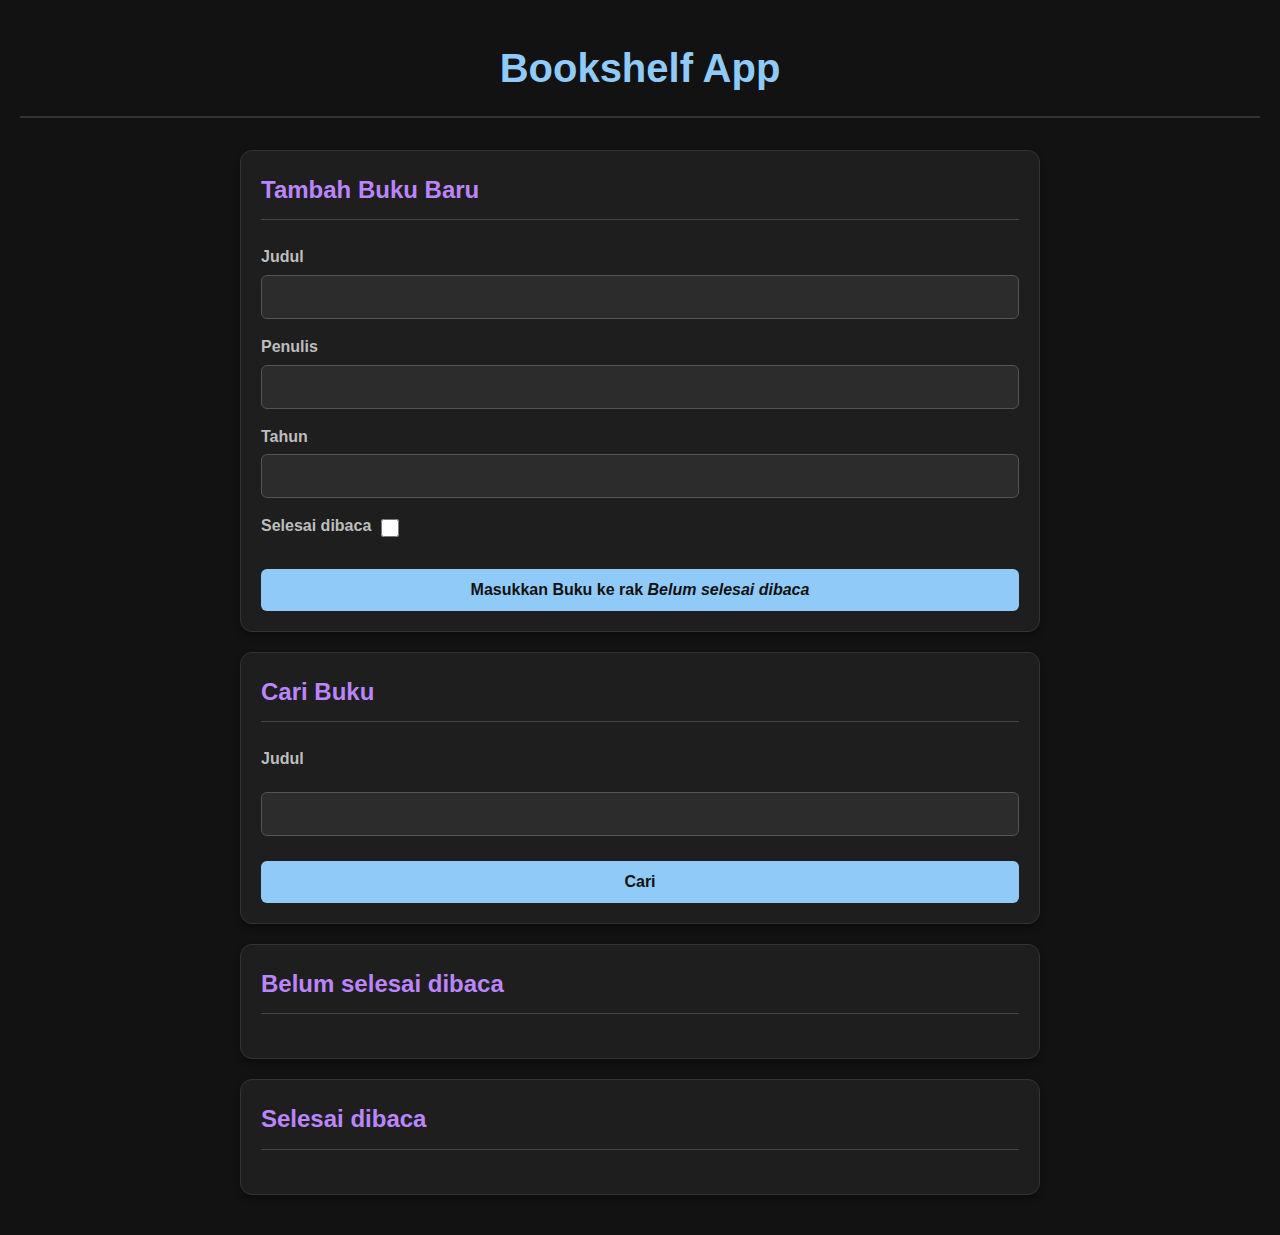
<file: bookshelf-app-project/index.html>
<!DOCTYPE html>
<html lang="en">
  <head>
    <meta http-equiv="Content-Type" content="text/html;charset=UTF-8" />
    <meta name="viewport" content="width=device-width, initial-scale=1.0" />
    <title>Bookshelf App</title>
    <!-- Impor style kamu di sini -->
    <link rel="stylesheet" href="style.css">

    <!-- Impor script kamu di sini -->
    <!-- Lampirkan `defer` jika pemanggilan dilakukan dalam <head> -->
    <script defer src="main.js"></script>
  </head>
  <body>
    <header>
      <h1>Bookshelf App</h1>
    </header>

    <main>
      <section>
        <h2>Tambah Buku Baru</h2>
        <form id="bookForm" data-testid="bookForm">
          <div>
            <label for="bookFormTitle">Judul</label>
            <input id="bookFormTitle" type="text" required data-testid="bookFormTitleInput" />
          </div>
          <div>
            <label for="bookFormAuthor">Penulis</label>
            <input id="bookFormAuthor" type="text" required data-testid="bookFormAuthorInput" />
          </div>
          <div>
            <label for="bookFormYear">Tahun</label>
            <input id="bookFormYear" type="number" required data-testid="bookFormYearInput" />
          </div>
          <div>
            <label for="bookFormIsComplete">Selesai dibaca</label>
            <input
              id="bookFormIsComplete"
              type="checkbox"
              data-testid="bookFormIsCompleteCheckbox"
            />
          </div>
          <button id="bookFormSubmit" type="submit" data-testid="bookFormSubmitButton">
            Masukkan Buku ke rak <span>Belum selesai dibaca</span>
          </button>
        </form>
      </section>

      <section>
        <h2>Cari Buku</h2>
        <form id="searchBook" data-testid="searchBookForm">
          <label for="searchBookTitle">Judul</label>
          <input id="searchBookTitle" type="text" data-testid="searchBookFormTitleInput" />
          <button id="searchSubmit" type="submit" data-testid="searchBookFormSubmitButton">
            Cari
          </button>
        </form>
      </section>

      <section>
        <h2>Belum selesai dibaca</h2>

        <div id="incompleteBookList" data-testid="incompleteBookList">
          <!-- 
            Ini adalah struktur HTML untuk masing-masing buku.
            Pastikan susunan elemen beserta atribut data-testid menyesuaikan seperti contoh ini.
          -->
          <div data-bookid="123123123" data-testid="bookItem">
            <h3 data-testid="bookItemTitle">Judul Buku 1</h3>
            <p data-testid="bookItemAuthor">Penulis: Penulis Buku 1</p>
            <p data-testid="bookItemYear">Tahun: 2030</p>
            <div>
              <button data-testid="bookItemIsCompleteButton">Selesai dibaca</button>
              <button data-testid="bookItemDeleteButton">Hapus Buku</button>
              <button data-testid="bookItemEditButton">Edit Buku</button>
            </div>
          </div>
        </div>
      </section>

      <section>
        <h2>Selesai dibaca</h2>

        <div id="completeBookList" data-testid="completeBookList">
          <!-- 
            Ini adalah struktur HTML untuk masing-masing buku.
            Pastikan susunan elemen beserta atribut data-testid menyesuaikan seperti contoh ini.
          -->
          <div data-bookid="456456456" data-testid="bookItem">
            <h3 data-testid="bookItemTitle">Judul Buku 2</h3>
            <p data-testid="bookItemAuthor">Penulis: Penulis Buku 2</p>
            <p data-testid="bookItemYear">Tahun: 2030</p>
            <div>
              <button data-testid="bookItemIsCompleteButton">Selesai dibaca</button>
              <button data-testid="bookItemDeleteButton">Hapus Buku</button>
              <button data-testid="bookItemEditButton">Edit Buku</button>
            </div>
          </div>
        </div>
      </section>
    </main>
  </body>
</html>
</file>
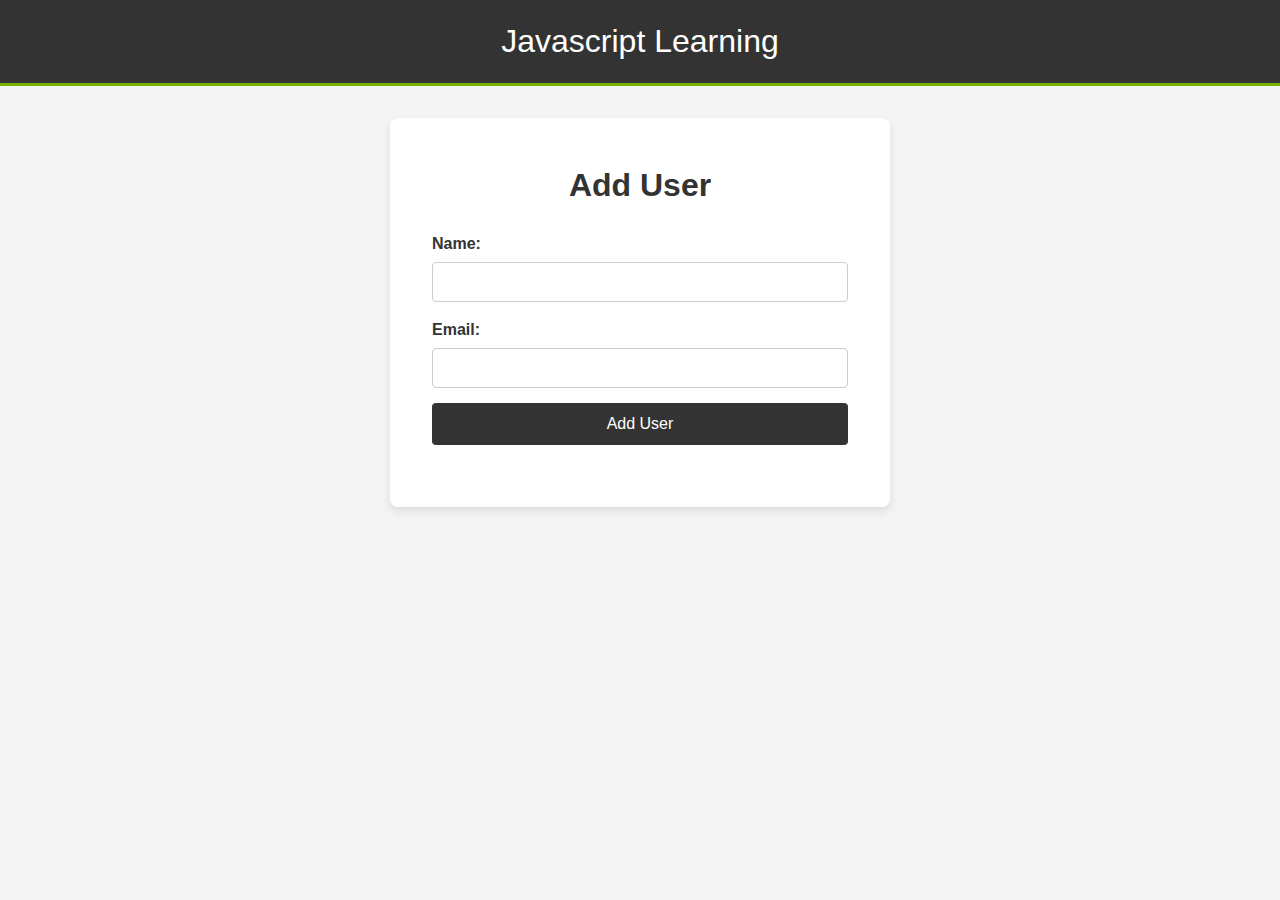
<file: Latihan1/index.html>
<!DOCTYPE html>
<html lang="en">
<head>
  <meta charset="UTF-8">
  <meta name="viewport" content="width=device-width, initial-scale=1.0">
  <title>Javascript Learning</title>
  <link rel="stylesheet" href="style.css">
</head>
<body>
  <header>
    <h1>Javascript Learning</h1>
  </header>
  <section class="container">
    <form id="my-form">
      <h1>Add User</h1>
      <div class="msg"></div>
      <div>
        <label for="name">Name:</label>
        <input type="text" id="name" name="name">
      </div>
      <div>
        <label for="email">Email:</label>
        <input type="email" id="email" name="email">
      </div>
      <button type="submit">Add User</button>
    </form>
    <ul id="users"></ul>
  </section>
  <script src="latihan2.js"></script>
</body>
</html>
</file>
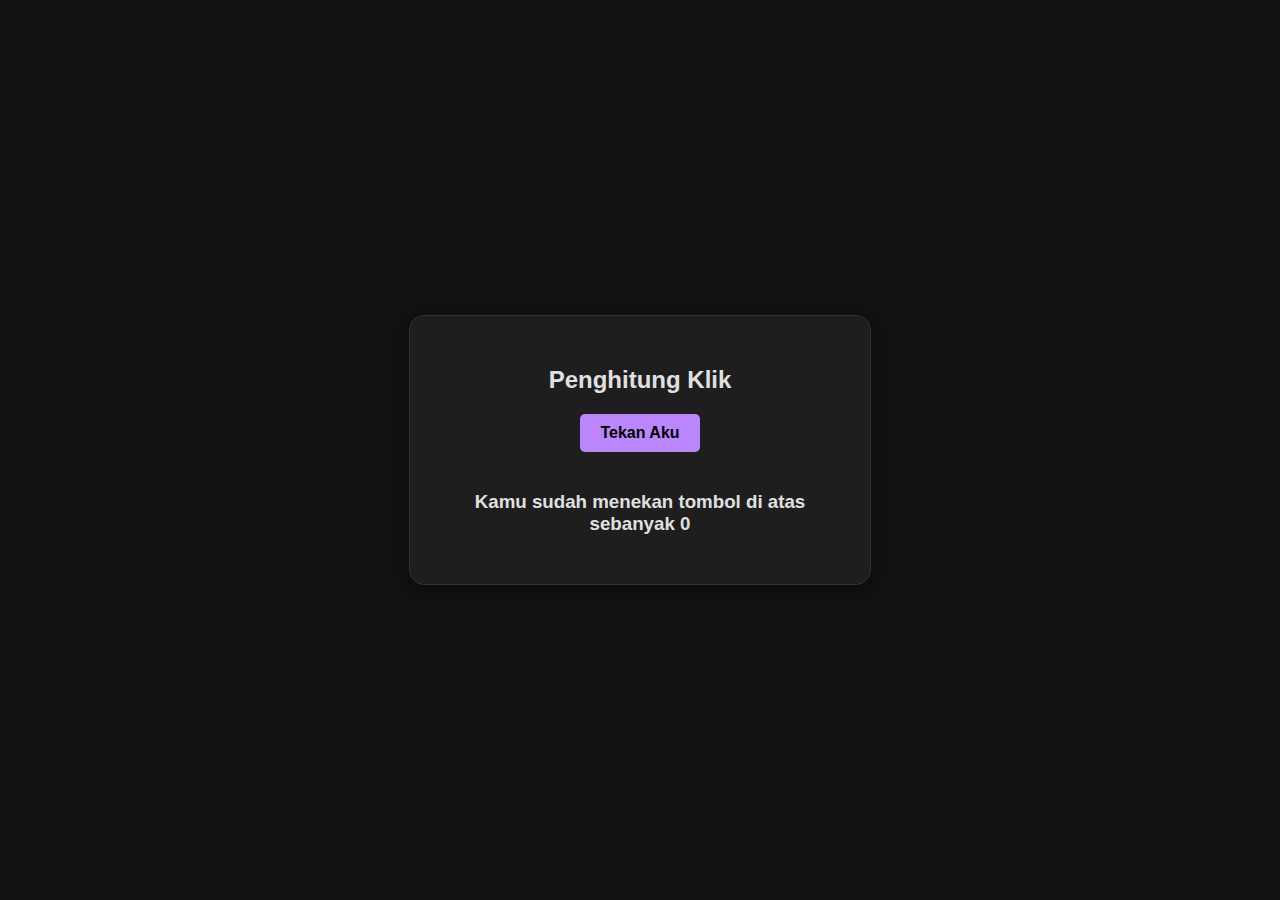
<file: Latihan3-Event-Handler/index.html>
<!DOCTYPE html>
<html lang="id">
<head>
  <meta charset="UTF-8">
  <meta name="viewport" content="width=device-width, initial-scale=1.0">
  <title>Event World - Dark Mode</title>
  
  <style>
    /* --- 1. CSS VARIABLES (Tema Warna) --- */
    :root {
      --bg-body: #121212;       /* Latar belakang utama (Hitam) */
      --bg-card: #1e1e1e;       /* Latar belakang kartu (Abu-abu gelap) */
      --text-main: #e0e0e0;     /* Warna teks utama (Putih gading) */
      --accent: #bb86fc;        /* Warna aksen (Ungu) */
      --btn-bg: #2d2d2d;        /* Warna tombol */
      --btn-hover: #3700b3;     /* Warna tombol saat disentuh */
    }

    /* --- 2. RESET & BODY --- */
    body {
      background-color: var(--bg-body);
      color: var(--text-main);
      font-family: 'Segoe UI', Tahoma, Geneva, Verdana, sans-serif;
      margin: 0;
      height: 100vh;            /* Tinggi layar penuh */
      display: flex;            /* Menggunakan Flexbox */
      justify-content: center;  /* Menengahkan secara horizontal */
      align-items: center;      /* Menengahkan secara vertikal */
    }

    /* --- 3. CONTAINER (KARTU UTAMA) --- */
    .contents {
      background-color: var(--bg-card);
      padding: 30px;
      border-radius: 15px;      /* Sudut membulat */
      box-shadow: 0 4px 20px rgba(0, 0, 0, 0.5); /* Bayangan agar timbul */
      text-align: center;
      max-width: 400px;
      width: 90%;
      border: 1px solid #333;   /* Garis tepi tipis */
    }

    /* --- 4. TOMBOL --- */
    #incrementButton {
      background-color: var(--accent);
      color: #000;
      border: none;
      padding: 10px 20px;
      font-size: 16px;
      font-weight: bold;
      border-radius: 5px;
      cursor: pointer;
      transition: background 0.3s;
      margin-bottom: 20px;
    }

    #incrementButton:hover {
      background-color: var(--btn-hover);
      color: #fff;
    }

    /* --- 5. GAMBAR HADIAH --- */
    .gift-image {
      margin-top: 15px;
      border-radius: 10px;
      border: 2px solid var(--accent);
      max-width: 100%;
      height: auto;
      animation: fadeIn 1s; /* Efek muncul perlahan */
    }

    @keyframes fadeIn {
      from { opacity: 0; }
      to { opacity: 1; }
    }
  </style>
</head>
<body>

  <div class="contents" hidden>
    <h2>Penghitung Klik</h2>
    <button id="incrementButton">Tekan Aku</button>
    
    <h3>
      Kamu sudah menekan tombol di atas sebanyak 
      <span id="count">0</span>
    </h3>
    
    <div id="surpriseArea"></div>
  </div>

<script>
  /* * FUNGSI 1: welcome()
   * Tugas: Dijalankan saat halaman selesai dimuat (load).
   * 1. Memberikan pesan sambutan.
   * 2. Menghapus atribut 'hidden' agar konten terlihat.
   */
  function welcome() {
    alert("Sim salabim! Masuk ke Mode Gelap...");
    const contents = document.querySelector(".contents");
    contents.removeAttribute("hidden");
  }

  /* * FUNGSI 2: increment()
   * Tugas: Dijalankan saat tombol ditekan (click).
   * 1. Mengambil angka saat ini.
   * 2. Menambah angka tersebut.
   * 3. Jika angka mencapai 7, tampilkan hadiah.
   */
  function increment() {
    // A. Ambil elemen angka
    const countElement = document.getElementById("count");
    
    // B. Ubah teks menjadi angka (integer), lalu tambah 1
    let currentCount = parseInt(countElement.innerText);
    currentCount++; 
    
    // C. Update tampilan angka di HTML
    countElement.innerText = currentCount;

    // D. Logika Hadiah (Jika angka tepat 7)
    if (currentCount === 7) {
      // 1. Buat elemen Judul Pesan (h4)
      const hiddenMessage = document.createElement("h4");
      hiddenMessage.innerText = "Selamat! Anda menemukan hadiah tersembunyi...";
      hiddenMessage.style.color = "#bb86fc"; // Beri warna ungu

      // 2. Buat elemen Gambar (img)
      const image = document.createElement("img");
      image.setAttribute("src", "https://i.ibb.co/0V49VRZ/catto.jpg");
      image.className = "gift-image"; // Pasang class CSS agar rapi

      // 3. Masukkan elemen ke dalam HTML (di dalam div surpriseArea)
      const surpriseBox = document.getElementById("surpriseArea");
      surpriseBox.appendChild(hiddenMessage);
      surpriseBox.appendChild(image);
    }
  }

  /* * EVENT LISTENERS (Pendengar Acara)
   * Menghubungkan aksi pengguna dengan fungsi di atas.
   */
  
  // Saat window selesai loading -> jalankan fungsi welcome
  window.addEventListener("load", welcome);

  // Saat tombol id="incrementButton" diklik -> jalankan fungsi increment
  document.getElementById("incrementButton").addEventListener("click", increment);

</script>
</body>
</html>
</file>
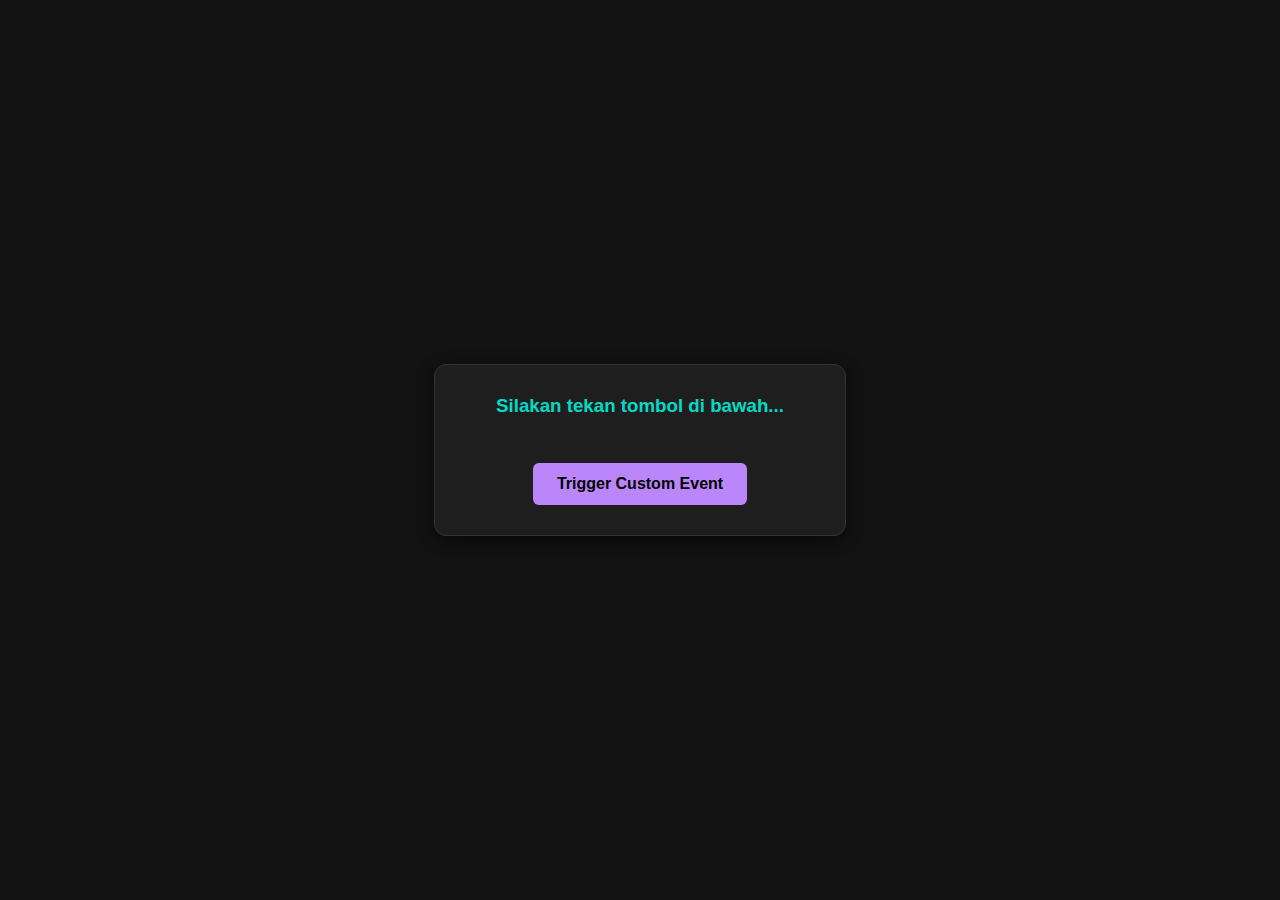
<file: Latihan4-Custom-Event/index.html>
<!DOCTYPE html>
<html lang="id">
<head>
  <meta charset="UTF-8">
  <meta name="viewport" content="width=device-width, initial-scale=1.0">
  <title>Custom Event World</title>
  
  <style>
    /* --- 1. TEMA WARNA (Dark Mode) --- */
    :root {
      --bg-body: #121212;       /* Hitam pekat */
      --bg-card: #1e1e1e;       /* Abu-abu gelap */
      --text-main: #e0e0e0;     /* Putih gading */
      --accent: #03dac6;        /* Teal/Hijau Tosca (Warna Aksen) */
      --btn-bg: #bb86fc;        /* Ungu (Warna Tombol) */
      --btn-hover: #3700b3;     /* Ungu Gelap */
    }

    /* --- 2. LAYOUT DASAR --- */
    body {
      background-color: var(--bg-body);
      color: var(--text-main);
      font-family: 'Segoe UI', sans-serif;
      margin: 0;
      height: 100vh;            /* Tinggi layar penuh */
      display: flex;            /* Flexbox untuk menengahkan */
      justify-content: center;
      align-items: center;
    }

    /* --- 3. KARTU KONTEN --- */
    .card {
      background-color: var(--bg-card);
      padding: 30px;
      border-radius: 12px;
      border: 1px solid #333;
      box-shadow: 0 4px 15px rgba(0,0,0,0.6);
      text-align: center;
      width: 350px;
    }

    h3 {
      margin-top: 0;
      color: var(--accent);
      min-height: 50px; /* Menjaga tinggi agar tidak melompat saat teks berubah */
    }

    /* --- 4. TOMBOL --- */
    .button {
      background-color: var(--btn-bg);
      color: #000; /* Teks hitam agar kontras dengan ungu */
      border: none;
      padding: 12px 24px;
      font-size: 16px;
      font-weight: bold;
      border-radius: 6px;
      cursor: pointer;
      transition: transform 0.2s, background-color 0.2s;
    }

    .button:hover {
      background-color: var(--btn-hover);
      color: #fff;
      transform: scale(1.05); /* Efek membesar sedikit */
    }
  </style>
</head>
<body>

  <div class="card">
    <h3 id="caption">Silakan tekan tombol di bawah...</h3>
    
    <button class="button" id="tombol">Trigger Custom Event</button>
  </div>

  <script>
    /* * --- BAGIAN 1: DEFINISI CUSTOM EVENT ---
     * Kita membuat sebuah objek event baru dengan nama "gantiCaption".
     * Nama ini bebas (terserah kita), berbeda dengan event bawaan seperti 'click'.
     */
    const eventGantiCaption = new Event("gantiCaption");

    /* * --- BAGIAN 2: LOGIKA UTAMA ---
     * Kita menunggu halaman selesai dimuat (load) sebelum menjalankan skrip.
     */
    window.addEventListener("load", function() {
      
      const tombol = document.getElementById("tombol");
      const caption = document.getElementById("caption");

      // A. MENDAFTARKAN CUSTOM EVENT LISTENER
      // Kita menyuruh tombol untuk 'mendengarkan' event bernama 'gantiCaption'.
      // Jika event ini terpanggil, jalankan fungsi 'customEventHandler'.
      tombol.addEventListener('gantiCaption', customEventHandler);

      // B. TRIGGER (PEMICU)
      // Karena user hanya bisa melakukan 'click' (bukan langsung 'gantiCaption'),
      // maka kita pasang event 'click' biasa.
      // Di dalam click, kita "memancarkan" (dispatch) event buatan kita.
      tombol.addEventListener('click', function() {
        
        // dispatchEvent adalah "pemantik". Ia berteriak: "Woy, event gantiCaption terjadi nih!"
        tombol.dispatchEvent(eventGantiCaption); 
        
      });
    });

    /* * --- BAGIAN 3: FUNGSI HANDLER ---
     * Fungsi ini hanya akan jalan jika event "gantiCaption" di-dispatch.
     */
    function customEventHandler(ev) {
      // Menampilkan log di console browser (F12) untuk debugging
      console.log('Event tipe: ' + ev.type + ' berhasil dijalankan!');
      
      // Mengubah tampilan teks
      const caption = document.getElementById("caption");
      caption.innerHTML = "✨ Custom Event Berhasil Dijalankan! ✨";
    }
  </script>

</body>
</html>
</file>
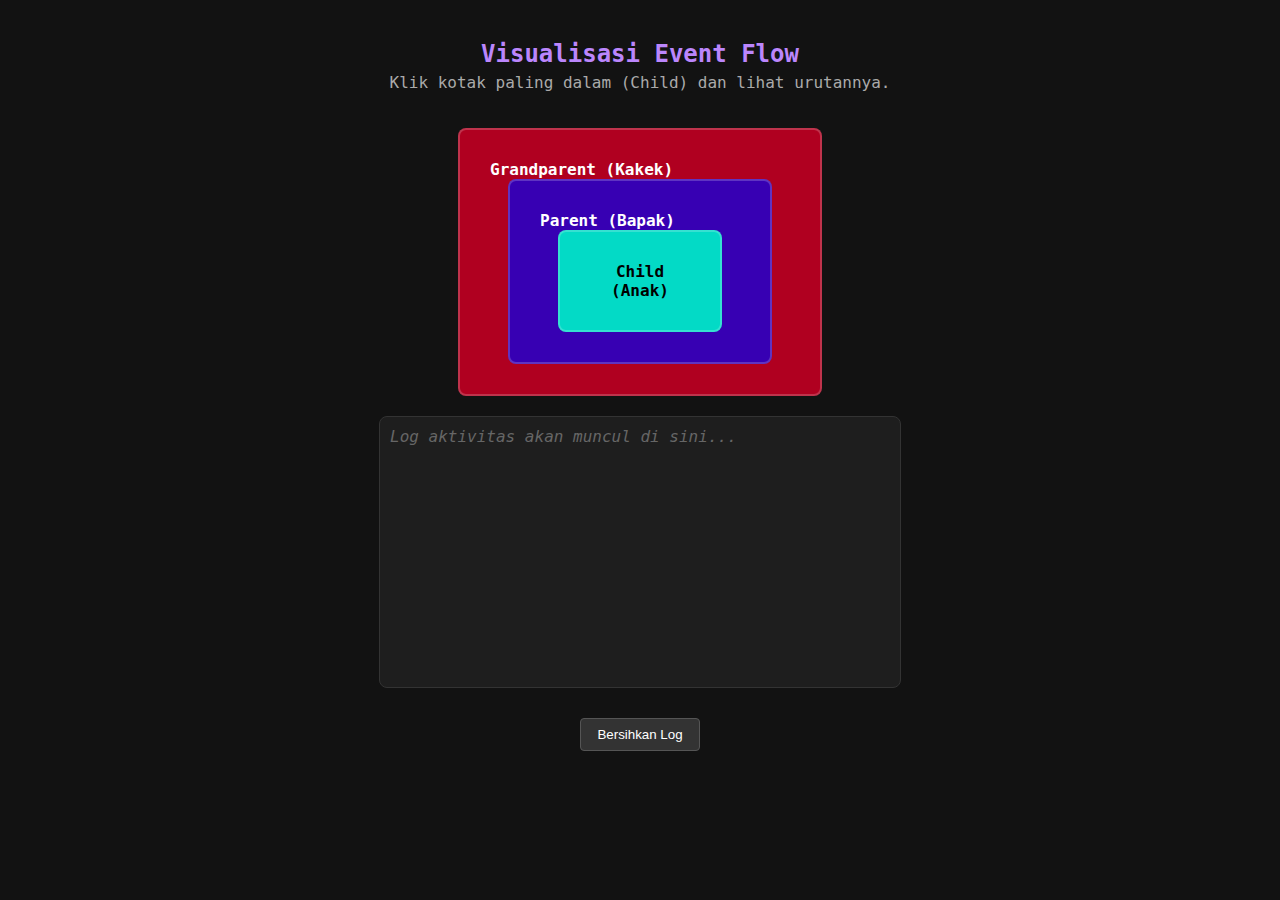
<file: Latihan5-Event-Bubbling-and-Capturing/index.html>
<!DOCTYPE html>
<html lang="id">
<head>
  <meta charset="UTF-8">
  <meta name="viewport" content="width=device-width, initial-scale=1.0">
  <title>Event Bubbling vs Capturing</title>
  <style>
    /* --- 1. TEMA WARNA (Dark Mode) --- */
    :root {
      --bg-body: #121212;
      --text-main: #e0e0e0;
      --grandparent-bg: #b00020; /* Merah Gelap */
      --parent-bg: #3700b3;      /* Biru Gelap */
      --child-bg: #03dac6;       /* Teal/Hijau */
      --log-bg: #1e1e1e;
    }

    /* --- 2. LAYOUT --- */
    body {
      background-color: var(--bg-body);
      color: var(--text-main);
      font-family: 'Segoe UI', monospace;
      margin: 0;
      padding: 20px;
      display: flex;
      flex-direction: column;
      align-items: center;
      gap: 20px;
    }

    h2 { margin-bottom: 5px; color: #bb86fc; }
    p { color: #aaa; margin-top: 0; }

    /* --- 3. KOTAK BERTUMPUK (VISUALISASI) --- */
    .box {
      padding: 30px;
      border: 2px solid rgba(255,255,255,0.2);
      border-radius: 8px;
      cursor: pointer;
      font-weight: bold;
      color: white;
      transition: all 0.2s;
      position: relative;
    }

    .box:hover {
      border-color: white;
      box-shadow: 0 0 10px rgba(255,255,255,0.2);
    }

    /* Warna spesifik untuk tiap level */
    #grandparent {
      background-color: var(--grandparent-bg);
      width: 300px;
    }

    #parent {
      background-color: var(--parent-bg);
      width: 200px;
      margin: 0 auto; /* Tengah secara horizontal */
    }

    #child {
      background-color: var(--child-bg);
      color: black;
      width: 100px;
      margin: 0 auto;
      text-align: center;
    }

    /* --- 4. LOG AREA --- */
    #logArea {
      width: 100%;
      max-width: 500px;
      background-color: var(--log-bg);
      border: 1px solid #333;
      padding: 10px;
      border-radius: 8px;
      height: 250px;
      overflow-y: auto;
    }

    .log-entry {
      border-bottom: 1px solid #333;
      padding: 4px 0;
      display: flex;
      justify-content: space-between;
    }

    /* Warna teks log berdasarkan fase */
    .capture-phase { color: #ff80ab; } /* Pink muda */
    .bubble-phase { color: #80d8ff; }  /* Biru muda */

    button {
      background-color: #333;
      color: white;
      border: 1px solid #555;
      padding: 8px 16px;
      cursor: pointer;
      border-radius: 4px;
      margin-top: 10px;
    }
    button:hover { background-color: #555; }

  </style>
</head>
<body>

  <div align="center">
    <h2>Visualisasi Event Flow</h2>
    <p>Klik kotak paling dalam (Child) dan lihat urutannya.</p>
  </div>

  <div id="grandparent" class="box">
    Grandparent (Kakek)
    
    <div id="parent" class="box">
      Parent (Bapak)
      
      <div id="child" class="box">
        Child (Anak)
      </div>
    
    </div>
  </div>

  <div id="logArea">
    <div style="color: #666; font-style: italic;">Log aktivitas akan muncul di sini...</div>
  </div>
  <button onclick="clearLog()">Bersihkan Log</button>

<script>
  /* --- SETUP VARIABEL --- */
  const grandparent = document.getElementById('grandparent');
  const parent = document.getElementById('parent');
  const child = document.getElementById('child');
  const logBox = document.getElementById('logArea');

  /* --- FUNGSI PENCATAT LOG --- */
  function logEvent(elementName, phase) {
    const entry = document.createElement('div');
    entry.className = 'log-entry';
    
    // Tentukan warna dan ikon berdasarkan fase
    let phaseClass = '';
    let icon = '';
    
    if (phase === 'Capturing') {
      phaseClass = 'capture-phase';
      icon = '⬇️ (Turun)';
    } else {
      phaseClass = 'bubble-phase';
      icon = '⬆️ (Naik)';
    }

    entry.innerHTML = `
      <span class="${phaseClass}">[${phase}] ${icon}</span> 
      <span>${elementName}</span>
    `;
    
    // Masukkan log baru ke paling atas
    logBox.prepend(entry);
  }

  function clearLog() {
    logBox.innerHTML = '';
  }

  /* --- INTI MATERI: EVENT LISTENERS --- */

  // 1. FASE CAPTURING (Penangkapan - Dari Luar ke Dalam)
  // Perhatikan parameter ketiga: true
  grandparent.addEventListener('click', (e) => {
    // e.stopPropagation(); // Uncomment ini jika ingin menghentikan event di sini
    logEvent('Grandparent', 'Capturing');
  }, true);

  parent.addEventListener('click', (e) => {
    logEvent('Parent', 'Capturing');
  }, true);

  child.addEventListener('click', (e) => {
    logEvent('Child', 'Capturing');
  }, true);


  // 2. FASE BUBBLING (Gelembung - Dari Dalam ke Luar)
  // Perhatikan parameter ketiga: false (atau tidak ditulis, defaultnya false)
  grandparent.addEventListener('click', (e) => {
    logEvent('Grandparent', 'Bubbling');
  }, false);

  parent.addEventListener('click', (e) => {
    logEvent('Parent', 'Bubbling');
  }, false);

  child.addEventListener('click', (e) => {
    logEvent('Child', 'Bubbling');
  }, false);

</script>
</body>
</html>
</file>
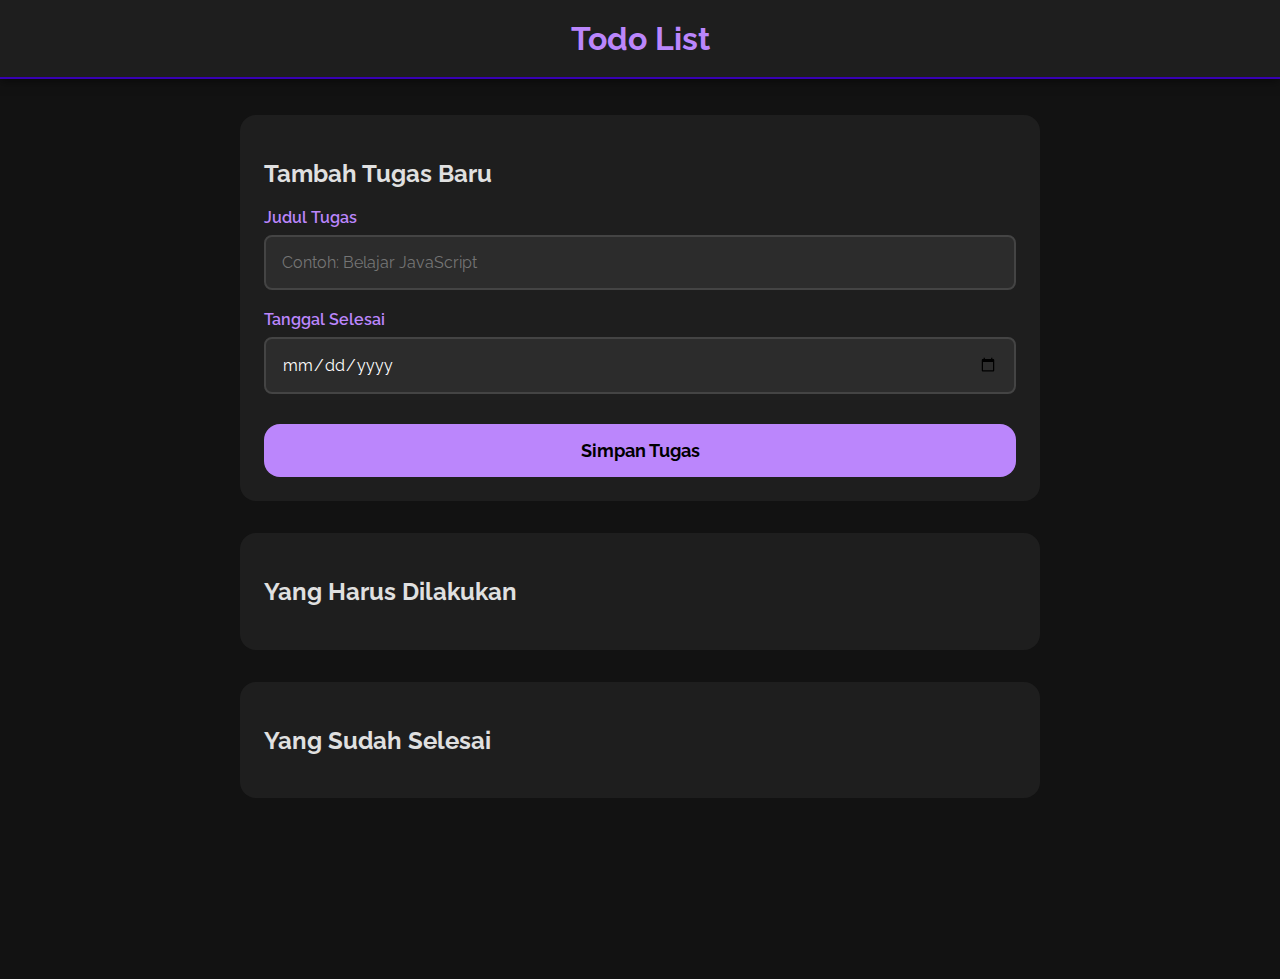
<file: Latihan7-Proyek-Todo-Apps/index.html>
<!DOCTYPE html>
<html lang="id">
<head>
  <meta charset="UTF-8">
  <meta http-equiv="X-UA-Compatible" content="IE=edge">
  <meta name="viewport" content="width=device-width, initial-scale=1.0">
  <title>Aplikasi Todo - Arizal</title>
  <link rel="stylesheet" href="css/style.css">
</head>

<body>
  <header>
    <h1>Todo List</h1>
  </header>

  <main class="wrapper">
    
    <section class="container bg-white shadow" id="add-todo">
      <h2 class="container-header text-center">Tambah Tugas Baru</h2>
      
      <form class="form" action="#" id="form">
        <div class="form-group form-title">
          <label for="title">Judul Tugas</label>
          <input type="text" id="title" name="title" placeholder="Contoh: Belajar JavaScript" required>
        </div>
        
        <div class="form-group form-title">
          <label for="date">Tanggal Selesai</label>
          <input type="date" id="date" name="date" required>
        </div>
        
        <button type="submit" class="btn-submit">Simpan Tugas</button>
      </form>
    </section>

    <section class="container">
      <h2 class="container-header">Yang Harus Dilakukan</h2>
      <ul class="list-item" id="todos">
        </ul>
    </section>

    <section class="container">
      <h2 class="container-header">Yang Sudah Selesai</h2>
      <ul class="list-item" id="completed-todos">
        </ul>
    </section>

  </main>
  <div id="toast"></div>
  <script src="js/script.js" type="text/javascript"></script>
</body>
</html>
</file>
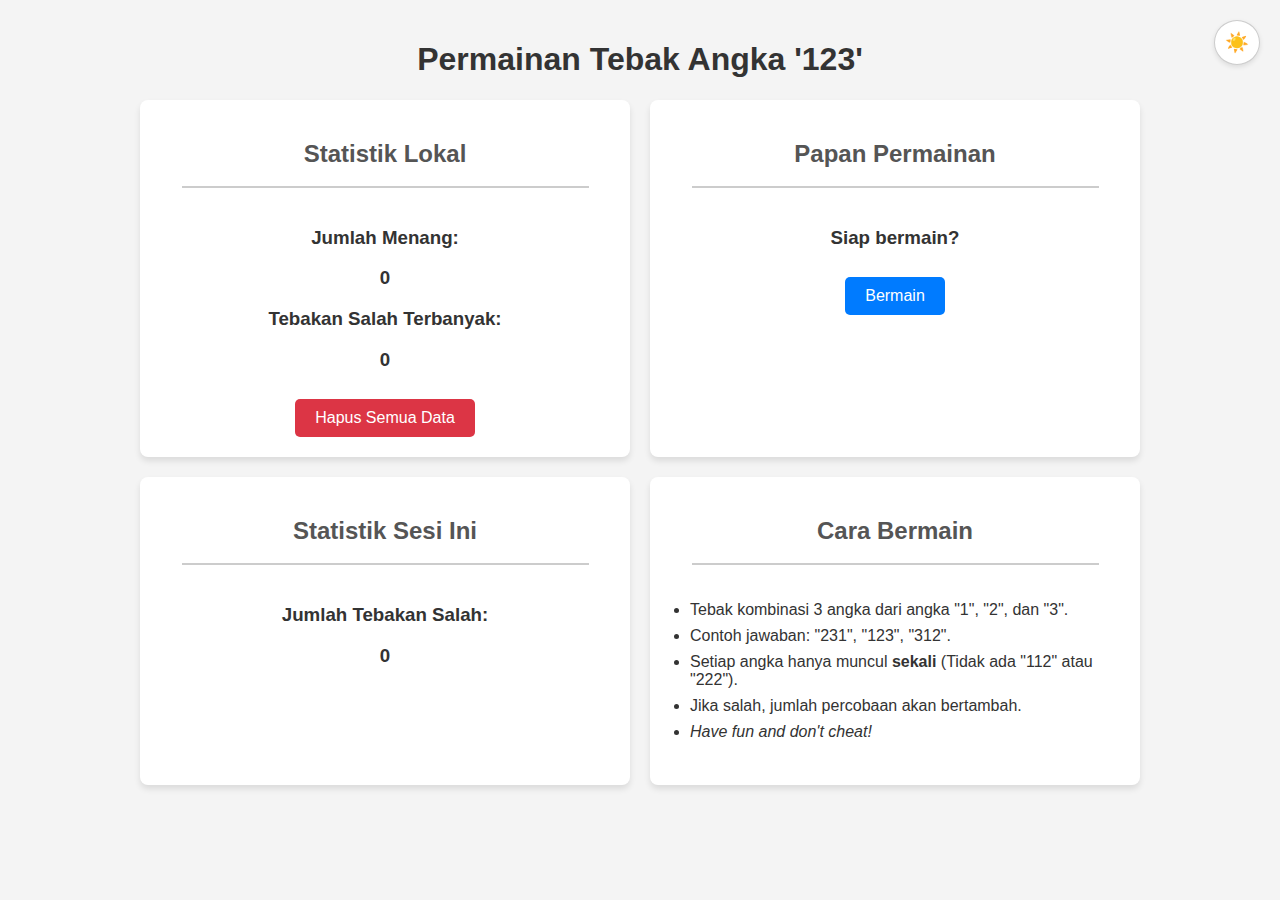
<file: Latihan8-Web-Storage-Game/index.html>
<!DOCTYPE html>
<html lang="id">
<head>
  <meta charset="UTF-8">
  <meta name="viewport" content="width=device-width, initial-scale=1.0">
  <title>Web Storage Game - Tebak Angka</title>
  <style>
    /* --- CSS VARIABLES (Tema Warna) --- */
    :root {
      /* Tema Terang (Default) */
      --bg-body: #f4f4f4;
      --bg-card: #ffffff;
      --text-main: #333333;
      --text-secondary: #555555;
      --border-color: #cccccc;
      --shadow-color: rgba(0,0,0,0.1);
      --btn-primary: #007bff;
      --btn-primary-hover: #0056b3;
      --btn-danger: #dc3545;
      --btn-danger-hover: #a71d2a;
      --btn-success: #28a745;
      --btn-success-hover: #218838;
      --btn-text: #ffffff;
    }

    /* Tema Gelap (Akan aktif jika body punya class "dark-mode") */
    body.dark-mode {
      --bg-body: #121212;
      --bg-card: #1e1e1e;
      --text-main: #e0e0e0;
      --text-secondary: #b0b0b0;
      --border-color: #444444;
      --shadow-color: rgba(0,0,0,0.5);
      --btn-primary: #375a7f;
      --btn-primary-hover: #2b4764;
      --btn-danger: #c0392b;
      --btn-danger-hover: #962d22;
      --btn-success: #27ae60;
      --btn-success-hover: #219150;
    }

    /* --- BASE STYLES --- */
    body {
      font-family: 'Segoe UI', Tahoma, Geneva, Verdana, sans-serif;
      background-color: var(--bg-body); /* Menggunakan Variabel */
      color: var(--text-main);
      margin: 0;
      padding: 20px;
      display: flex;
      flex-direction: column;
      align-items: center;
      transition: background-color 0.3s, color 0.3s; /* Animasi transisi halus */
    }

    h1 { color: var(--text-main); }
    h2 { color: var(--text-secondary); margin-bottom: 10px; }
    hr { border: 1px solid var(--border-color); width: 90%; margin-bottom: 20px; }

    /* Layout Container */
    .contents {
      display: flex;
      flex-wrap: wrap;
      justify-content: center;
      gap: 20px;
      width: 100%;
      max-width: 1000px;
    }

    .child-content {
      background: var(--bg-card);
      border-radius: 8px;
      box-shadow: 0 4px 6px var(--shadow-color);
      padding: 20px;
      flex: 1 1 300px;
      text-align: center;
      display: flex;
      flex-direction: column;
      align-items: center;
      transition: background-color 0.3s;
    }

    /* Styling Tombol */
    .button {
      background-color: var(--btn-primary);
      color: var(--btn-text);
      border: none;
      padding: 10px 20px;
      font-size: 1rem;
      border-radius: 5px;
      cursor: pointer;
      margin-top: 10px;
      transition: background 0.3s;
    }
    .button:hover { background-color: var(--btn-primary-hover); }
    
    .button.danger { background-color: var(--btn-danger); }
    .button.danger:hover { background-color: var(--btn-danger-hover); }

    .answer-button {
      background-color: var(--btn-success);
      color: var(--btn-text);
      border: none;
      padding: 15px;
      font-size: 1.5rem;
      width: 60px;
      margin: 5px;
      border-radius: 5px;
      cursor: pointer;
    }
    .answer-button:hover { background-color: var(--btn-success-hover); }

    /* Tombol Theme Switcher (Pojok Kanan Atas) */
    #theme-toggle-btn {
      position: absolute;
      top: 20px;
      right: 20px;
      background: var(--bg-card);
      border: 1px solid var(--border-color);
      color: var(--text-main);
      padding: 10px;
      border-radius: 50%;
      cursor: pointer;
      font-size: 1.2rem;
      box-shadow: 0 2px 5px var(--shadow-color);
    }
    #theme-toggle-btn:hover {
      transform: scale(1.1);
    }

    /* Instruksi List */
    #instructions-list {
      text-align: left;
      padding-left: 20px;
      color: var(--text-main);
    }
    #instructions-list li { margin-bottom: 8px; }

    .hidden { display: none !important; }
    
    .display-answer {
      font-size: 2rem;
      font-weight: bold;
      letter-spacing: 5px;
      color: var(--text-main);
      margin: 10px 0;
    }
  </style>
</head>
<body>
<button id="theme-toggle-btn" title="Ganti Tema">☀️</button>
<h1>Permainan Tebak Angka '123'</h1>

<div class="contents">
  
  <div class="child-content" id="total-stats">
    <h2>Statistik Lokal</h2>
    <hr>
    <div id="all-local-stats">
      <div class="stat-item">
        <h3>Jumlah Menang:</h3>
        <h3 id="local-total-victory-field">0</h3>
      </div>
      <div class="stat-item">
        <h3>Tebakan Salah Terbanyak:</h3>
        <h3 id="local-maximum-attempt-field">0</h3>
      </div>
      <button class="button danger" id="destroy-data-button">Hapus Semua Data</button>
    </div>
  </div>

  <div class="child-content" id="gameboard">
    <h2>Papan Permainan</h2>
    <hr>
    
    <div id="before-game-display">
      <h3>Siap bermain?</h3>
      <button class="button" id="play-button">Bermain</button>
    </div>

    <div id="during-game-display" class="hidden">
      <h3>Tebak 3 angka acak!</h3>
      <p>Jawaban Anda:</p>
      <div class="display-answer" id="session-user-answer-field"></div>
      
      <div>
        <button class="answer-button" id="answer-1-button">1</button>
        <button class="answer-button" id="answer-2-button">2</button>
        <button class="answer-button" id="answer-3-button">3</button>
      </div>
      
      <p id="feedback-message" style="color: var(--btn-danger); font-weight: bold; height: 1.5em;"></p>
    </div>

    <div id="after-game-display" class="hidden">
      <h3>Selamat! Tebakan Benar!</h3>
      <p>Jawabannya adalah:</p>
      <div class="display-answer" id="session-true-answer-field"></div>
      <button class="button" id="reset-button">Main Lagi</button>
    </div>
  </div>

  <div class="child-content" id="session-stats">
    <h2>Statistik Sesi Ini</h2>
    <hr>
    <div id="all-session-stats">
      <div class="session-stat-item">
        <h3>Jumlah Tebakan Salah:</h3>
        <h3 id="session-user-attempts-amount-field">0</h3>
      </div>
    </div>
  </div>

  <div class="child-content" id="instructions">
    <h2>Cara Bermain</h2>
    <hr>
    <ul id="instructions-list">
      <li>Tebak kombinasi 3 angka dari angka "1", "2", dan "3".</li>
      <li>Contoh jawaban: "231", "123", "312".</li>
      <li>Setiap angka hanya muncul <strong>sekali</strong> (Tidak ada "112" atau "222").</li>
      <li>Jika salah, jumlah percobaan akan bertambah.</li>
      <li><i>Have fun and don't cheat!</i></li>
    </ul>
  </div>

</div>

<script>
  // --- KONFIGURASI KEY STORAGE ---
  const SESSION_ANSWER_KEY = 'SESSION_ANSWER';
  const SESSION_USER_ATTEMPTS_KEY = 'SESSION_USER_ATTEMPTS';
  const LOCAL_TOTAL_VICTORY_KEY = 'LOCAL_TOTAL_VICTORIES_PLAYED';
  const LOCAL_MAX_ATTEMPTS_KEY = 'LOCAL_MAXIMUM_ATTEMPTS';
  const LOCAL_THEME_KEY = 'LOCAL_THEME_PREFERENCE';

  // --- SELEKSI ELEMEN DOM ---
  const elements = {
    localVictory: document.getElementById('local-total-victory-field'),
    localMaxAttempt: document.getElementById('local-maximum-attempt-field'),
    sessionAttempts: document.getElementById('session-user-attempts-amount-field'),
    userAnswer: document.getElementById('session-user-answer-field'),
    trueAnswer: document.getElementById('session-true-answer-field'),
    feedback: document.getElementById('feedback-message'),
    
    // Screens
    beforeGame: document.getElementById('before-game-display'),
    duringGame: document.getElementById('during-game-display'),
    afterGame: document.getElementById('after-game-display'),
    
    // Buttons
    playBtn: document.getElementById('play-button'),
    resetBtn: document.getElementById('reset-button'),
    destroyBtn: document.getElementById('destroy-data-button'),
    themeBtn: document.getElementById('theme-toggle-btn'),
    ans1: document.getElementById('answer-1-button'),
    ans2: document.getElementById('answer-2-button'),
    ans3: document.getElementById('answer-3-button'),
  };

  // --- FUNGSI UTAMA ---

  // 1. Inisialisasi Game saat Halaman Dimuat
  window.addEventListener('load', function () {
    if (typeof (Storage) !== 'undefined') {
      initializeTheme();
      initializeStorage();
      resetSessionData();
      updateDisplay();
    } else {
      alert('Browser Anda tidak mendukung Web Storage');
    }
  });

  // 2. Menyiapkan nilai default di Storage jika belum ada
  function initializeStorage() {
    // Session Storage (Data Sementera - hilang saat tab ditutup)
    // Local Storage (Data Persisten - tetap ada walau browser ditutup)
    if (localStorage.getItem(LOCAL_TOTAL_VICTORY_KEY) === null) {
      localStorage.setItem(LOCAL_TOTAL_VICTORY_KEY, 0);
    }
    if (localStorage.getItem(LOCAL_MAX_ATTEMPTS_KEY) === null) {
      localStorage.setItem(LOCAL_MAX_ATTEMPTS_KEY, 0);
    }
    if (localStorage.getItem(LOCAL_THEME_KEY) === null) {
      localStorage.setItem(LOCAL_THEME_KEY, 'light');
    }
  }

  // 3. Update tampilan angka di layar berdasarkan data Storage
  function updateDisplay() {
    elements.sessionAttempts.innerText = sessionStorage.getItem(SESSION_USER_ATTEMPTS_KEY);
    elements.localVictory.innerText = localStorage.getItem(LOCAL_TOTAL_VICTORY_KEY);
    elements.localMaxAttempt.innerText = localStorage.getItem(LOCAL_MAX_ATTEMPTS_KEY);
  }

  // 4. Logika Membuat Jawaban Acak (Fisher-Yates Shuffle sederhana)
  function getAnswer() {
    let array = ['1', '2', '3'];
    for (let i = array.length - 1; i > 0; i--) {
      const j = Math.floor(Math.random() * (i + 1));
      [array[i], array[j]] = [array[j], array[i]];
    }
    return array.join('');
  }

  function resetSessionData() {
    sessionStorage.setItem(SESSION_USER_ATTEMPTS_KEY, 0);
    sessionStorage.removeItem(SESSION_ANSWER_KEY); // Hapus jawaban lama
    elements.userAnswer.innerText = "";
  }

  // --- LOGIKA TEMA (DARK/LIGHT MODE) ---
  
  function initializeTheme() {
    const savedTheme = localStorage.getItem(LOCAL_THEME_KEY);
    
    if (savedTheme === 'dark') {
      document.body.classList.add('dark-mode');
      elements.themeBtn.innerText = '🌙'; // Ikon Bulan
    } else {
      document.body.classList.remove('dark-mode');
      elements.themeBtn.innerText = '☀️'; // Ikon Matahari
    }
  }

  elements.themeBtn.addEventListener('click', function() {
    // Toggle class pada body
    document.body.classList.toggle('dark-mode');
    
    // Cek apakah sekarang dark mode aktif
    const isDarkMode = document.body.classList.contains('dark-mode');
    
    // Simpan preferensi ke Local Storage
    if (isDarkMode) {
      localStorage.setItem(LOCAL_THEME_KEY, 'dark');
      elements.themeBtn.innerText = '🌙';
    } else {
      localStorage.setItem(LOCAL_THEME_KEY, 'light');
      elements.themeBtn.innerText = '☀️';
    }
  });

  // --- EVENT LISTENERS (INTERAKSI USER) ---

  // Tombol BERMAIN
  elements.playBtn.addEventListener('click', function () {
    const answer = getAnswer();
    sessionStorage.setItem(SESSION_ANSWER_KEY, answer);
    sessionStorage.setItem(SESSION_USER_ATTEMPTS_KEY, 0); // Reset attempts
    
    elements.beforeGame.classList.add('hidden');
    elements.duringGame.classList.remove('hidden');
    elements.userAnswer.innerText = ""; // Reset tampilan input user
    elements.feedback.innerText = "";
    updateDisplay();
  });

  // Tombol INPUT ANGKA (1, 2, 3)
  function handleInput(number) {
    if (elements.userAnswer.innerText.length < 3) {
      elements.userAnswer.innerText += number;
    }

    if (elements.userAnswer.innerText.length === 3) {
      checkAnswer(elements.userAnswer.innerText);
    }
  }

  elements.ans1.addEventListener('click', () => handleInput('1'));
  elements.ans2.addEventListener('click', () => handleInput('2'));
  elements.ans3.addEventListener('click', () => handleInput('3'));

  // Logika Pengecekan Jawaban
  function checkAnswer(userGuess) {
    const correctAnswer = sessionStorage.getItem(SESSION_ANSWER_KEY);

    if (userGuess === correctAnswer) {
      // JIKA BENAR
      elements.duringGame.classList.add('hidden');
      elements.afterGame.classList.remove('hidden');
      elements.trueAnswer.innerText = correctAnswer;
      updateScore();
    } else {
      // JIKA SALAH
      let attempts = parseInt(sessionStorage.getItem(SESSION_USER_ATTEMPTS_KEY));
      attempts++;
      sessionStorage.setItem(SESSION_USER_ATTEMPTS_KEY, attempts);
      
      elements.feedback.innerText = `Kombinasi "${userGuess}" salah, coba lagi!`;
      elements.userAnswer.innerText = ""; // Reset input
      updateDisplay();
    }
  }

  // Update Score (Menang & High Score)
  function updateScore() {
    // Cek High Score (Mencari jumlah tebakan salah terbanyak)
    const sessionAttempts = parseInt(sessionStorage.getItem(SESSION_USER_ATTEMPTS_KEY));
    const localMaxAttempts = parseInt(localStorage.getItem(LOCAL_MAX_ATTEMPTS_KEY));

    if (sessionAttempts > localMaxAttempts) {
      localStorage.setItem(LOCAL_MAX_ATTEMPTS_KEY, sessionAttempts);
    }

    // Update Total Kemenangan
    const totalVictory = parseInt(localStorage.getItem(LOCAL_TOTAL_VICTORY_KEY));
    localStorage.setItem(LOCAL_TOTAL_VICTORY_KEY, totalVictory + 1);
    updateDisplay();
  }

  // Tombol MAIN LAGI (Reset tanpa reload halaman)
  elements.resetBtn.addEventListener('click', function(){
    elements.afterGame.classList.add('hidden');
    elements.beforeGame.classList.remove('hidden');
    elements.userAnswer.innerText = "";
    elements.feedback.innerText = "";
  });

  // Tombol HAPUS SEMUA DATA
  elements.destroyBtn.addEventListener('click', function () {
    if(confirm("Apakah Anda yakin ingin menghapus semua riwayat permainan?")) {
      // Hapus data Session
      sessionStorage.removeItem(SESSION_ANSWER_KEY);
      sessionStorage.removeItem(SESSION_USER_ATTEMPTS_KEY);
      
      // Hapus data Local (PERBAIKAN UTAMA DI SINI)
      localStorage.removeItem(LOCAL_TOTAL_VICTORY_KEY);
      localStorage.removeItem(LOCAL_MAX_ATTEMPTS_KEY);

      alert('Data berhasil dihapus. Halaman akan dimuat ulang.');
      location.reload();
    }
  });

  // Reset input saat tab ditutup/refresh
  window.addEventListener('beforeunload', function () {
    elements.userAnswer.innerText = '';
    
  });

</script>
</body>
</html>
</file>
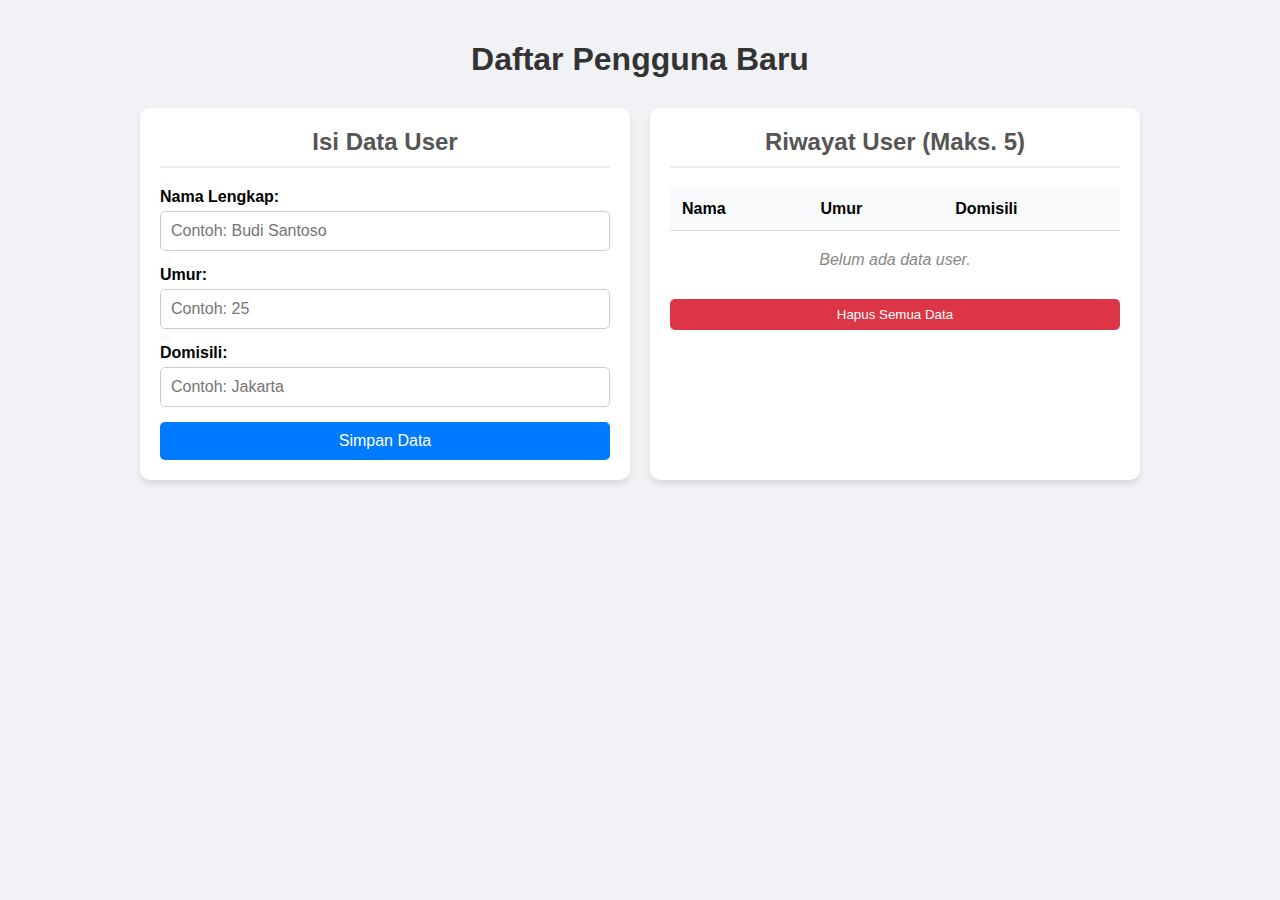
<file: Latihan9-Web-Storage-JSON/index.html>
<!DOCTYPE html>
<html lang="id">
<head>
  <meta charset="UTF-8">
  <meta name="viewport" content="width=device-width, initial-scale=1.0">
  <title>Aplikasi Penyimpanan Data User</title>
  <style>
    /* --- CSS: Styling Tampilan --- */
    
    /* Reset dasar agar tampilan konsisten di semua browser */
    * {
      box-sizing: border-box;
    }

    body {
      font-family: 'Segoe UI', Tahoma, Geneva, Verdana, sans-serif;
      background-color: #f0f2f5;
      margin: 0;
      padding: 20px;
      display: flex;
      flex-direction: column;
      align-items: center;
    }

    h1 {
      color: #333;
      margin-bottom: 30px;
    }

    /* Container utama menggunakan Flexbox */
    .container {
      display: flex;
      flex-wrap: wrap; /* Agar turun ke bawah jika layar kecil (HP) */
      justify-content: center;
      gap: 20px;
      width: 100%;
      max-width: 1000px;
    }

    /* Gaya untuk Kartu (Form dan Tabel) */
    .card {
      background: white;
      padding: 20px;
      border-radius: 10px;
      box-shadow: 0 4px 6px rgba(0,0,0,0.1);
      flex: 1; /* Kedua kolom berbagi ruang rata */
      min-width: 300px; /* Lebar minimum agar tidak gepeng di HP */
    }

    h2 {
      margin-top: 0;
      color: #555;
      text-align: center;
      border-bottom: 2px solid #eee;
      padding-bottom: 10px;
    }

    /* Gaya Form */
    .form-group {
      margin-bottom: 15px;
    }

    label {
      font-weight: bold;
      display: block;
      margin-bottom: 5px;
    }

    input[type="text"], 
    input[type="number"] {
      width: 100%;
      padding: 10px;
      border: 1px solid #ccc;
      border-radius: 5px;
      font-size: 1rem;
    }

    /* Tombol Submit */
    .btn-submit {
      width: 100%;
      padding: 10px;
      background-color: #007bff; /* Biru */
      color: white;
      border: none;
      border-radius: 5px;
      font-size: 1rem;
      cursor: pointer;
      transition: background 0.3s;
    }

    .btn-submit:hover {
      background-color: #0056b3;
    }

    /* Tombol Hapus Data */
    .btn-clear {
      width: 100%;
      margin-top: 10px;
      padding: 8px;
      background-color: #dc3545; /* Merah */
      color: white;
      border: none;
      border-radius: 5px;
      cursor: pointer;
    }
    .btn-clear:hover {
      background-color: #a71d2a;
    }

    /* Gaya Tabel */
    table {
      width: 100%;
      border-collapse: collapse;
      margin-top: 10px;
    }

    th, td {
      padding: 12px;
      text-align: left;
      border-bottom: 1px solid #ddd;
    }

    th {
      background-color: #f8f9fa;
      font-weight: bold;
    }

    tr:hover {
      background-color: #f1f1f1;
    }
    
    .empty-message {
      text-align: center;
      color: #888;
      font-style: italic;
      padding: 20px;
    }
  </style>
</head>
<body>

  <h1>Daftar Pengguna Baru</h1>

  <div class="container">
    
    <section class="card">
      <h2>Isi Data User</h2>
      <form id="form-data-user">
        <div class="form-group">
          <label for="nama">Nama Lengkap:</label>
          <input id="nama" type="text" placeholder="Contoh: Budi Santoso" maxlength="20" required>
        </div>
        
        <div class="form-group">
          <label for="umur">Umur:</label>
          <input id="umur" type="number" placeholder="Contoh: 25" max="100" min="1" required>
        </div>
        
        <div class="form-group">
          <label for="domisili">Domisili:</label>
          <input id="domisili" type="text" placeholder="Contoh: Jakarta" maxlength="20" required>
        </div>
        
        <button type="submit" class="btn-submit">Simpan Data</button>
      </form>
    </section>

    <section class="card">
      <h2>Riwayat User (Maks. 5)</h2>
      <table id="user-list-table">
        <thead>
          <tr>
            <th>Nama</th>
            <th>Umur</th>
            <th>Domisili</th>
          </tr>
        </thead>
        <tbody id="user-list-detail">
          </tbody>
      </table>
      <div id="empty-state" class="empty-message" style="display: none;">
        Belum ada data user.
      </div>
      <button id="clear-data-button" class="btn-clear">Hapus Semua Data</button>
    </section>

  </div>

<script>
  // --- 1. KONFIGURASI KEY & SELECTOR ---
  const STORAGE_KEY = 'APLIKASI_DATA_USER';
  
  // Mengambil elemen HTML agar bisa dimanipulasi
  const formUser = document.getElementById('form-data-user');
  const tableBody = document.getElementById('user-list-detail');
  const emptyState = document.getElementById('empty-state');
  const clearButton = document.getElementById('clear-data-button');

  // --- 2. FUNGSI UTILITAS (LOGIKA STORAGE) ---

  // Cek apakah browser mendukung LocalStorage
  function isStorageSupported() {
    return typeof (Storage) !== 'undefined';
  }

  // Mengambil data dari LocalStorage dan mengubahnya jadi Array asli (JSON.parse)
  function getUserList() {
    if (!isStorageSupported()) return [];
    
    const serializedData = localStorage.getItem(STORAGE_KEY);
    if (serializedData === null) {
      return [];
    }
    return JSON.parse(serializedData);
  }

  // Menyimpan Array ke LocalStorage dengan mengubahnya jadi String (JSON.stringify)
  function saveUserList(data) {
    if (isStorageSupported()) {
      localStorage.setItem(STORAGE_KEY, JSON.stringify(data));
    }
  }

  // --- 3. FUNGSI LOGIKA DOM (TAMPILAN) ---

  // Fungsi untuk menampilkan data ke tabel HTML
  function renderUserList() {
    const userData = getUserList();
    
    // Reset isi tabel agar tidak duplikat saat dirender ulang
    tableBody.innerHTML = '';

    // Cek jika data kosong
    if (userData.length === 0) {
      emptyState.style.display = 'block';
    } else {
      emptyState.style.display = 'none';
      
      // Loop setiap user dan buat baris tabel (row)
      for (let user of userData) {
        let row = document.createElement('tr');
        row.innerHTML = `
          <td>${user.nama}</td>
          <td>${user.umur} Tahun</td>
          <td>${user.domisili}</td>
        `;
        tableBody.appendChild(row);
      }
    }
  }

  // --- 4. EVENT LISTENERS (INTERAKSI) ---

  // Saat halaman selesai dimuat
  window.addEventListener('load', function () {
    if (isStorageSupported()) {
      // Jika key belum ada, buat array kosong
      if (localStorage.getItem(STORAGE_KEY) === null) {
        saveUserList([]);
      }
      renderUserList();
    } else {
      alert('Maaf, browser Anda tidak mendukung Web Storage. Data tidak akan tersimpan.');
    }
  });

  // Saat Form di-Submit (Tombol Simpan ditekan)
  formUser.addEventListener('submit', function (event) {
    // PENTING: Mencegah halaman refresh otomatis
    event.preventDefault(); 

    // Ambil nilai dari input field
    const inputNama = document.getElementById('nama').value;
    const inputUmur = document.getElementById('umur').value;
    const inputDomisili = document.getElementById('domisili').value;

    // Buat object user baru
    const newUser = {
      nama: inputNama,
      umur: inputUmur,
      domisili: inputDomisili,
    };

    // Ambil data lama, tambah data baru
    let currentData = getUserList();
    
    // LOGIKA QUEUE (ANTRIAN): 
    // Masukkan data baru di paling atas (awal array)
    currentData.unshift(newUser); 

    // Jika data lebih dari 5, hapus yang paling lama (terakhir)
    if (currentData.length > 5) {
      currentData.pop(); 
    }

    // Simpan ke storage & update tampilan
    saveUserList(currentData);
    renderUserList();

    // Reset form agar kosong kembali
    formUser.reset();
  });

  // Tombol Hapus Semua Data
  clearButton.addEventListener('click', function() {
    if (confirm('Apakah Anda yakin ingin menghapus semua data user?')) {
      localStorage.removeItem(STORAGE_KEY);
      renderUserList();
      alert('Data berhasil dihapus');
    }
  });

</script>
</body>
</html>
</file>
<file: Latihan7-Proyek-Todo-Apps/css/style.css>
@import url('https://fonts.googleapis.com/css2?family=Raleway&display=swap');

/* --- 1. VARIABEL & SETUP --- */
:root {
    --primary-color: #BB86FC;
    --primary-variant: #3700B3;
    --secondary-color: #03DAC6;
    --background-color: #121212;
    --surface-color: #1E1E1E;
    --text-primary: #E0E0E0;
    --text-secondary: #A0A0A0;
    --error-color: #CF6679;
    
    --border-radius: 16px;
    --shadow-soft: 0 4px 6px rgba(0,0,0,0.3);
    --shadow-hover: 0 10px 20px rgba(0,0,0,0.5);
}

/* --- 2. DEFINISI ANIMASI (KEYFRAMES) --- */

@keyframes slideInUp {
    from {
        opacity: 0;
        transform: translateY(30px);
    }
    to {
        opacity: 1;
        transform: translateY(0);
    }
}

@keyframes fadeIn {
    from { opacity: 0; }
    to { opacity: 1; }
}

* {
    box-sizing: border-box;
}

html, body {
    font-family: 'Raleway', sans-serif;
    margin: 0;
    padding: 0;
    background-color: var(--background-color);
    color: var(--text-primary);
    overflow-x: hidden; 
}

/* --- HEADER --- */
header {
    background: var(--surface-color);
    padding: 20px;
    color: var(--primary-color);
    text-align: center;
    border-bottom: 2px solid var(--primary-variant);
    position: sticky;
    top: 0;
    z-index: 100;
    box-shadow: 0 2px 10px rgba(0,0,0,0.5);
}

header h1 {
    margin: 0;
    font-size: 2rem;
}

/* --- LAYOUT UTAMA --- */
.wrapper {
    display: flex;
    flex-direction: column;
    align-items: center;
    padding: 20px 10px;
    animation: fadeIn 0.8s ease-in-out; 
    min-height: 100vh;
}

.container {
    width: 100%;
    max-width: 800px; 
    border-radius: var(--border-radius);
    margin: 16px 0;
    background: var(--surface-color);
    padding: 24px;
    height: fit-content;
    transition: box-shadow 0.3s ease;
}

.container:hover {
    box-shadow: 0 0 15px var(--primary-variant);
}

/* --- FORM --- */
.form {
    display: flex;
    flex-direction: column;
}

.form-group {
    display: flex;
    flex-direction: column;
    margin-bottom: 20px;
}

.form-group label {
    margin-bottom: 8px;
    font-size: 16px;
    font-weight: 600;
    color: var(--primary-color);
}

/* INPUT */
input[type=text], input[type=date] {
    font-family: 'Raleway', sans-serif;
    background: #2C2C2C;
    color: white;
    border: 2px solid #444;
    border-radius: 8px;
    padding: 16px;
    font-size: 16px; /* 16px mencegah auto-zoom pada iOS */
    width: 100%;
    transition: all 0.3s ease; 
}

input[type=text]:focus, input[type=date]:focus {
    outline: none;
    border-color: var(--primary-color);
    box-shadow: 0 0 12px rgba(187, 134, 252, 0.4);
    transform: scale(1.01);
}

/* TOMBOL SUBMIT */
.btn-submit {
    width: 100%;
    font-family: 'Raleway', sans-serif;
    border-radius: var(--border-radius);
    padding: 16px; /* Padding diperbesar sedikit agar enak ditekan */
    background-color: var(--primary-color);
    border: none;
    color: black;
    font-size: 18px;
    font-weight: bold;
    cursor: pointer;
    margin-top: 10px;
    transition: all 0.2s cubic-bezier(0.25, 0.8, 0.25, 1);
}

.btn-submit:hover {
    background: var(--primary-variant);
    color: white;
    transform: translateY(-2px);
    box-shadow: 0 5px 15px rgba(187, 134, 252, 0.4);
}

.btn-submit:active {
    transform: translateY(1px);
    box-shadow: 0 2px 5px rgba(187, 134, 252, 0.4);
}

/* --- ITEM DAFTAR TUGAS --- */
ul.list-item {
    list-style: none;
    padding: 0;
    width: 100%;
}

.item {
    border-radius: var(--border-radius);
    margin-top: 16px;
    padding: 20px;
    background: #2C2C2C;
    display: flex;
    justify-content: space-between; /* Memisahkan teks dan tombol */
    align-items: center;
    border-left: 5px solid var(--primary-color);
    box-shadow: var(--shadow-soft);
    animation: slideInUp 0.5s ease-out forwards;
    transition: transform 0.3s ease, box-shadow 0.3s ease, background 0.3s;
}

.item:hover {
    transform: translateY(-5px);
    box-shadow: var(--shadow-hover);
    background: #333;
}

.item > .inner {
    flex: 1; /* Teks mengambil sisa ruang yang ada */
    padding-right: 10px; /* Jarak antara teks dan tombol */
}

.item > .inner h2 {
    margin: 0;
    font-size: 1.25rem; /* Menggunakan rem agar skalabel */
    color: var(--text-primary);
    word-break: break-word; /* Mencegah teks panjang keluar container */
}

.item > .inner p {
    margin-top: 8px;
    margin-bottom: 0;
    color: var(--text-secondary);
    font-size: 0.9rem;
}

/* --- TOMBOL AKSI (Check, Trash, Undo) --- */
.check-button, .trash-button, .undo-button {
    width: 36px; /* Sedikit diperbesar */
    height: 36px;
    margin-left: 8px;
    cursor: pointer;
    border: none;
    background-size: 24px; /* Ukuran icon di dalam tombol */
    background-repeat: no-repeat;
    background-position: center;
    background-color: transparent; /* Background tombol transparan */
    border-radius: 50%; /* Efek lingkaran saat hover */
    filter: invert(1); 
    transition: transform 0.2s cubic-bezier(0.175, 0.885, 0.32, 1.275), background-color 0.2s;
}

/* Efek background lingkaran halus saat hover tombol aksi */
.check-button:hover, .trash-button:hover, .undo-button:hover {
   background-color: rgba(255, 255, 255, 0.1); 
}

.check-button {
    background-image: url('../assets/check-outline.svg');
}
.check-button:hover {
    transform: scale(1.1) rotate(-10deg);
    background-image: url('../assets/check-solid.svg');
}

.trash-button {
    background-image: url('../assets/trash-outline.svg');
}
.trash-button:hover {
    transform: scale(1.1) rotate(10deg);
    background-image: url('../assets/trash-fill.svg');
}

.undo-button {
    background-image: url('../assets/undo-ouline.svg');
}
.undo-button:hover {
    transform: scale(1.1) rotate(-360deg);
    transition: transform 0.5s ease;
}

/* --- TOAST NOTIFICATION --- */
#toast {
    visibility: hidden; /* Tersembunyi secara default */
    min-width: 250px;
    background-color: var(--primary-color); /* Ungu terang */
    color: black; /* Teks hitam agar kontras */
    text-align: center;
    border-radius: 30px; /* Bentuk lonjong */
    padding: 16px;
    position: fixed; /* Melayang di atas elemen lain */
    z-index: 100; /* Pastikan di paling atas layer */
    left: 50%;
    top: 50%;
    transform: translate(-50%, -50%);
    font-size: 17px;
    font-weight: 600;
    box-shadow: 0 4px 15px rgba(0,0,0,0.4);
}

/* Class ini akan ditambahkan lewat JS saat toast muncul */
#toast.show {
    visibility: visible;
    /* Animasi: Muncul (0.5s), Diam, lalu Menghilang (0.5s) setelah 2.5 detik */
    -webkit-animation: fadein 0.5s, fadeout 0.5s 2.5s;
    animation: fadein 0.5s, fadeout 0.5s 2.5s;
}

/* Animasi Muncul (Dari sedikit bawah ke tengah) */
@-webkit-keyframes fadein {
    from {top: 60%; opacity: 0;} 
    to {top: 50%; opacity: 1;}
}

@keyframes fadein {
    from {top: 60%; opacity: 0;}
    to {top: 50%; opacity: 1;}
}

/* Animasi Menghilang (Turun sedikit sambil memudar) */
@-webkit-keyframes fadeout {
    from {top: 50%; opacity: 1;} 
    to {top: 60%; opacity: 0;}
}

@keyframes fadeout {
    from {top: 50%; opacity: 1;}
    to {top: 60%; opacity: 0;}
}


/* --- RESPONSIVE MEDIA QUERIES --- */

/* 1. Tablet & Layar Kecil (Max width 768px) */
@media (max-width: 768px) {
    .container {
        width: 95%; /* Container sedikit melebar */
        padding: 20px;
    }
    
    header h1 {
        font-size: 1.8rem;
    }
}

/* 2. Mobile (Max width 480px) */
@media (max-width: 480px) {
    header h1 {
        font-size: 1.5rem;
    }

    .container {
        width: 100%;
        margin: 10px 0;
        padding: 16px;
    }

    /* Ubah layout item menjadi bertumpuk (Stack) */
    .item {
        flex-direction: column;
        align-items: flex-start; /* Rata kiri */
        padding: 16px;
    }
    
    .item > .inner {
        width: 100%;
        margin-bottom: 12px; /* Beri jarak antara teks dan tombol */
        padding-right: 0;
    }

    .item > .inner h2 {
        font-size: 1.1rem;
    }

    /* Wrapper imajiner untuk tombol agar ada di kanan bawah */
    /* Kita gunakan selector ini karena tombol adalah children langsung dari .item */
    .item > button {
        align-self: flex-end; /* Tombol pindah ke kanan */
        margin-left: 12px; /* Jarak antar tombol */
    }

    /* Perbesar area sentuh untuk jari */
    .check-button, .trash-button, .undo-button {
        width: 44px;
        height: 44px;
        background-size: 28px;
    }
}
</file>
<file: bookshelf-app-project/style.css>
/* --- Reset & Pengaturan Dasar --- */
* {
  box-sizing: border-box;
  margin: 0;
  padding: 0;
}

body {
  font-family: 'Segoe UI', Tahoma, Geneva, Verdana, sans-serif;
  background-color: #121212; /* Latar belakang sangat gelap */
  color: #e0e0e0; /* Warna teks putih gading agar tidak terlalu silau */
  line-height: 1.6;
  padding: 20px;
}

/* --- Header --- */
header {
  text-align: center;
  margin-bottom: 2rem;
  padding: 1rem;
  border-bottom: 2px solid #333;
}

header h1 {
  color: #90caf9; /* Biru muda untuk judul */
  font-size: 2.5rem;
}

/* --- Container Utama --- */
main {
  max-width: 800px;
  margin: 0 auto;
}

/* --- Section / Card Style --- */
section {
  background-color: #1e1e1e; /* Warna card sedikit lebih terang dari background */
  padding: 20px;
  border-radius: 12px;
  margin-bottom: 20px;
  box-shadow: 0 4px 6px rgba(0, 0, 0, 0.3); /* Bayangan lembut */
  border: 1px solid #333;
}

section h2 {
  color: #bb86fc; /* Ungu pastel untuk sub-judul */
  margin-bottom: 1.5rem;
  border-bottom: 1px solid #444;
  padding-bottom: 10px;
}

/* --- Form Styling --- */
form {
  display: flex;
  flex-direction: column;
  gap: 15px;
}

.input-group {
  margin-bottom: 10px;
}

label {
  display: block;
  margin-bottom: 5px;
  font-weight: bold;
  color: #bdbdbd;
}

input[type="text"],
input[type="number"] {
  width: 100%;
  padding: 12px;
  border-radius: 6px;
  border: 1px solid #555;
  background-color: #2c2c2c; /* Input field gelap */
  color: white;
  font-size: 1rem;
  transition: border-color 0.3s;
}

input[type="text"]:focus,
input[type="number"]:focus {
  outline: none;
  border-color: #90caf9; /* Highlight biru saat diketik */
}

/* Checkbox styling agar sejajar */
#bookForm > div:nth-child(4) {
  display: flex;
  align-items: center;
  gap: 10px;
}

input[type="checkbox"] {
  width: 18px;
  height: 18px;
  cursor: pointer;
}

/* --- Button Utama (Submit & Search) --- */
#bookFormSubmit,
#searchSubmit {
  background-color: #90caf9;
  color: #121212;
  border: none;
  padding: 12px;
  border-radius: 6px;
  font-weight: bold;
  font-size: 1rem;
  cursor: pointer;
  transition: background-color 0.3s;
  width: 100%;
  margin-top: 10px;
}

#bookFormSubmit:hover,
#searchSubmit:hover {
  background-color: #42a5f5;
}

#bookFormSubmit span {
  font-weight: bold;
  font-style: italic;
}

/* --- Daftar Buku (Book Item) --- */
/* Kita menargetkan div di dalam list karena di JS kita membuat div tanpa class khusus */
#incompleteBookList > div,
#completeBookList > div {
  background-color: #252525;
  border: 1px solid #444;
  padding: 15px;
  border-radius: 8px;
  margin-bottom: 15px;
}

#incompleteBookList > div > h3,
#completeBookList > div > h3 {
  color: #fff;
  margin-bottom: 5px;
}

#incompleteBookList > div > p,
#completeBookList > div > p {
  color: #aaa;
  font-size: 0.9rem;
  margin-bottom: 5px;
}

/* --- Tombol Aksi di dalam Buku --- */
/* Menggunakan attribute selector untuk menargetkan tombol spesifik */

/* Tombol Selesai / Belum Selesai (Hijau) */
button[data-testid="bookItemIsCompleteButton"] {
  background-color: #81c784;
  color: #121212;
  border: none;
  padding: 8px 12px;
  border-radius: 4px;
  cursor: pointer;
  font-weight: bold;
  margin-right: 5px;
  margin-top: 10px;
}
button[data-testid="bookItemIsCompleteButton"]:hover {
  background-color: #66bb6a;
}

/* Tombol Hapus (Merah) */
button[data-testid="bookItemDeleteButton"] {
  background-color: #e57373;
  color: #121212;
  border: none;
  padding: 8px 12px;
  border-radius: 4px;
  cursor: pointer;
  font-weight: bold;
  margin-right: 5px;
  margin-top: 10px;
}
button[data-testid="bookItemDeleteButton"]:hover {
  background-color: #ef5350;
}

/* Tombol Edit (Kuning/Oranye) */
button[data-testid="bookItemEditButton"] {
  background-color: #ffb74d;
  color: #121212;
  border: none;
  padding: 8px 12px;
  border-radius: 4px;
  cursor: pointer;
  font-weight: bold;
  margin-top: 10px;
}
button[data-testid="bookItemEditButton"]:hover {
  background-color: #ffa726;
}

/* --- Responsive Design --- */
@media (max-width: 600px) {
  body {
    padding: 10px;
  }
  
  header h1 {
    font-size: 2rem;
  }
}
</file>
<file: Latihan1/style.css>
/* =========================================
   RESET & GLOBAL STYLES
   ========================================= */
/* Membersihkan margin/padding bawaan browser */
* {
  margin: 0;
  padding: 0;
  box-sizing: border-box; /* Agar padding tidak menambah lebar elemen */
}

body {
  font-family: 'Segoe UI', Tahoma, Geneva, Verdana, sans-serif; /* Font modern */
  background-color: #f4f4f4; /* Abu-abu muda agar mata nyaman */
  line-height: 1.6;
  color: #333;
}

/* =========================================
   HEADER
   ========================================= */
header {
  background-color: #333; /* Warna gelap */
  color: #fff;            /* Teks putih */
  text-align: center;
  padding: 1rem;
  border-bottom: 3px solid #77b300; /* Garis aksen hijau di bawah header */
}

header h1 {
  font-weight: 400;
}

/* =========================================
   CONTAINER (KOTAK UTAMA)
   ========================================= */
.container {
  max-width: 500px;     /* Lebar maksimal agar tidak terlalu lebar di PC */
  margin: 2rem auto;    /* auto = posisi tengah horizontal */
  padding: 2rem;
  background: #fff;     /* Latar putih */
  border-radius: 8px;   /* Sudut melengkung */
  box-shadow: 0 4px 10px rgba(0, 0, 0, 0.1); /* Bayangan halus */
}

/* =========================================
   FORM STYLING
   ========================================= */
#my-form {
  padding: 10px;
}

#my-form h1 {
  text-align: center;
  margin-bottom: 20px;
  color: #333;
}

#my-form label {
  display: block;       /* Agar label baris sendiri di atas input */
  margin-bottom: 5px;
  font-weight: bold;
}

/* Styling Input Text dan Email sekaligus */
#my-form input[type="text"],
#my-form input[type="email"] {
  width: 100%;          /* Memenuhi lebar container */
  padding: 10px;
  margin-bottom: 15px;
  border: 1px solid #ccc;
  border-radius: 4px;
  font-size: 16px;
}

/* Efek saat input diklik/fokus */
#my-form input[type="text"]:focus,
#my-form input[type="email"]:focus {
  outline: none;
  border-color: #77b300; /* Berubah hijau saat diketik */
}

/* =========================================
   BUTTON STYLING
   ========================================= */
button[type="submit"] {
  display: block;
  width: 100%;
  padding: 12px;
  background-color: #333;
  color: #fff;
  border: none;
  border-radius: 4px;
  cursor: pointer;       /* Kursor jadi tangan */
  font-size: 16px;
  transition: background 0.3s; /* Animasi perubahan warna */
}

button[type="submit"]:hover {
  background-color: #444; /* Sedikit lebih terang saat di-hover */
}

/* =========================================
   USER LIST (HASIL INPUT)
   ========================================= */
#users {
  list-style: none; /* Hilangkan titik bullet */
  margin-top: 20px;
}

/* Nanti saat JS menambahkan <li>, style ini akan aktif */
#users li {
  background: #f4f4f4;
  border: 1px solid #ddd;
  padding: 10px;
  margin-bottom: 10px;
  border-radius: 4px;
  display: flex;
  justify-content: space-between; /* Persiapan jika ada tombol hapus */
}

/* =========================================
   UTILITY CLASS (Untuk JavaScript Nanti)
   ========================================= */
/* Class untuk pesan error */
.error {
  background: orangered;
  color: #fff;
  padding: 10px;
  margin-bottom: 15px;
  border-radius: 5px;
  text-align: center;
  font-size: 14px;
}

/* Class untuk latar gelap (opsional) */
.bg-dark {
  background: #333;
  color: #fff;
}

/* ... kode sebelumnya ... */

/* Tombol Hapus (Delete Button) */
.delete-btn {
  background-color: #ff4444; /* Merah */
  color: white;
  border: none;
  padding: 5px 10px;
  float: right; /* Geser ke kanan mentok */
  border-radius: 4px;
  cursor: pointer;
  font-weight: bold;
}

.delete-btn:hover {
  background-color: #cc0000; /* Merah lebih gelap saat hover */
}
</file>
